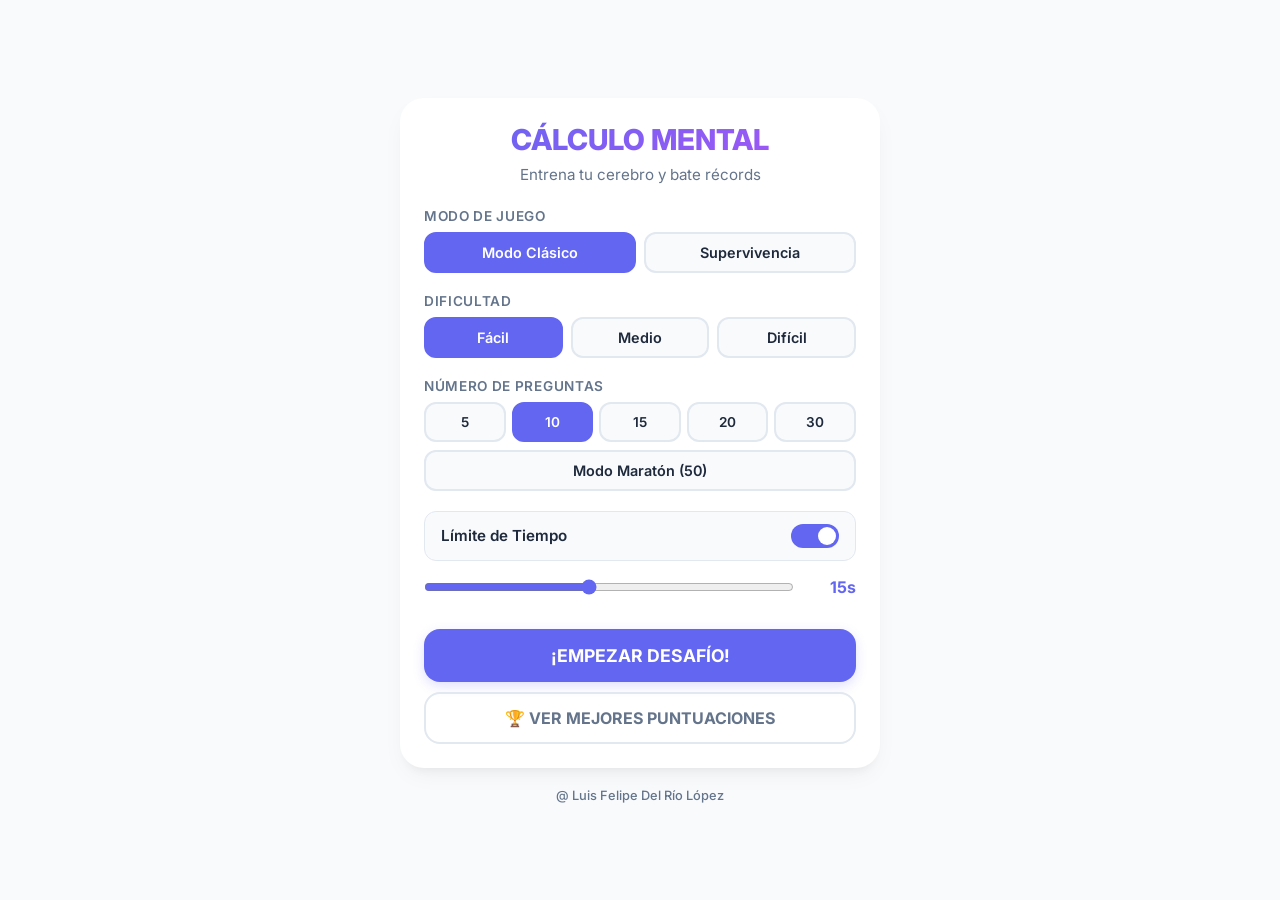
<file: bach/CÁLCULO MENTAL.html>
<!DOCTYPE html>
<html lang="es">
<head>
    <meta charset="UTF-8">
    <meta name="viewport" content="width=device-width, initial-scale=1.0, maximum-scale=1.0, user-scalable=no">
    <title>Desafío de Cálculo Mental - ALPHA 3</title>
    <!-- Fuente moderna e iconos minimalistas -->
    <link href="https://fonts.googleapis.com/css2?family=Inter:wght@400;500;600;700;800&display=swap" rel="stylesheet">
    <style>
        :root {
            --bg-color: #f8fafc;
            --card-bg: #ffffff;
            --primary: #6366f1;
            --primary-hover: #4f46e5;
            --success: #22c55e;
            --error: #ef4444;
            --text-main: #1e293b;
            --text-muted: #64748b;
            --border: #e2e8f0;
            --shadow: 0 10px 25px -5px rgba(0, 0, 0, 0.05), 0 8px 10px -6px rgba(0, 0, 0, 0.05);
            --keypad-bg: #f1f5f9;
            --keypad-btn-bg: #ffffff;
            --keypad-btn-active: #cbd5e1;
        }

        * {
            box-sizing: border-box;
            margin: 0;
            padding: 0;
            font-family: 'Inter', sans-serif;
            -webkit-tap-highlight-color: transparent;
        }

        body {
            background-color: var(--bg-color);
            color: var(--text-main);
            display: flex;
            flex-direction: column;
            justify-content: center;
            align-items: center;
            min-height: 100vh;
            padding: 16px;
            overflow-x: hidden;
        }

        /* Contenedor Principal */
        .container {
            width: 100%;
            max-width: 480px;
            background: var(--card-bg);
            border-radius: 24px;
            box-shadow: var(--shadow);
            padding: 24px;
            position: relative;
            overflow: hidden;
            transition: all 0.3s ease;
        }

        .screen {
            display: none;
            flex-direction: column;
            width: 100%;
            animation: fadeIn 0.3s ease-in-out;
        }

        .screen.active {
            display: flex;
        }

        @keyframes fadeIn {
            from { opacity: 0; transform: translateY(10px); }
            to { opacity: 1; transform: translateY(0); }
        }

        /* Títulos e Interfaz */
        h1 {
            font-size: 1.8rem;
            font-weight: 800;
            text-align: center;
            margin-bottom: 8px;
            background: linear-gradient(135deg, #6366f1, #a855f7);
            -webkit-background-clip: text;
            -webkit-text-fill-color: transparent;
        }

        .subtitle {
            font-size: 0.95rem;
            color: var(--text-muted);
            text-align: center;
            margin-bottom: 24px;
        }

        /* Configuración de Opciones */
        .config-group {
            margin-bottom: 20px;
        }

        .config-label {
            font-size: 0.85rem;
            font-weight: 600;
            text-transform: uppercase;
            letter-spacing: 0.05em;
            color: var(--text-muted);
            margin-bottom: 8px;
            display: block;
        }

        /* Selectores de píldora */
        .options-grid {
            display: grid;
            grid-template-columns: repeat(3, 1fr);
            gap: 8px;
        }

        .options-grid-5 {
            display: grid;
            grid-template-columns: repeat(5, 1fr);
            gap: 6px;
        }

        .options-grid-5 .btn-option {
            padding: 10px 2px;
            font-size: 0.85rem;
        }

        .btn-option {
            background-color: var(--bg-color);
            border: 2px solid var(--border);
            border-radius: 12px;
            padding: 10px;
            font-size: 0.9rem;
            font-weight: 600;
            color: var(--text-main);
            cursor: pointer;
            transition: all 0.2s;
        }

        .btn-option:hover {
            border-color: var(--primary);
        }

        .btn-option.selected {
            background-color: var(--primary);
            border-color: var(--primary);
            color: white;
        }

        /* Switch Deslizable */
        .switch-container {
            display: flex;
            align-items: center;
            justify-content: space-between;
            background-color: var(--bg-color);
            padding: 12px 16px;
            border-radius: 12px;
            border: 1px solid var(--border);
            margin-bottom: 16px;
        }

        .switch-label {
            font-weight: 600;
            font-size: 0.95rem;
        }

        .switch {
            position: relative;
            display: inline-block;
            width: 48px;
            height: 24px;
        }

        .switch input {
            opacity: 0;
            width: 0;
            height: 0;
        }

        .slider {
            position: absolute;
            cursor: pointer;
            top: 0; left: 0; right: 0; bottom: 0;
            background-color: #cbd5e1;
            transition: .3s;
            border-radius: 24px;
        }

        .slider:before {
            position: absolute;
            content: "";
            height: 18px; width: 18px;
            left: 3px; bottom: 3px;
            background-color: white;
            transition: .3s;
            border-radius: 50%;
        }

        input:checked + .slider {
            background-color: var(--primary);
        }

        input:checked + .slider:before {
            transform: translateX(24px);
        }

        /* Entrada de Tiempo */
        .time-input-container {
            display: none;
            align-items: center;
            gap: 12px;
            margin-top: 10px;
            animation: fadeIn 0.2s ease;
        }

        .time-input-container.active {
            display: flex;
        }

        .time-slider {
            flex-grow: 1;
            accent-color: var(--primary);
        }

        .time-val {
            font-weight: 700;
            color: var(--primary);
            min-width: 50px;
            text-align: right;
        }

        /* Botones de acción */
        .btn-primary {
            background-color: var(--primary);
            color: white;
            border: none;
            border-radius: 16px;
            padding: 16px;
            font-size: 1.1rem;
            font-weight: 700;
            cursor: pointer;
            width: 100%;
            margin-top: 12px;
            transition: all 0.2s;
            box-shadow: 0 4px 12px rgba(99, 102, 241, 0.2);
        }

        .btn-primary:hover {
            background-color: var(--primary-hover);
            transform: translateY(-2px);
        }

        .btn-secondary {
            background-color: transparent;
            color: var(--text-muted);
            border: 2px solid var(--border);
            border-radius: 16px;
            padding: 14px;
            font-size: 1rem;
            font-weight: 700;
            cursor: pointer;
            width: 100%;
            margin-top: 10px;
            transition: all 0.2s;
        }

        .btn-secondary:hover {
            border-color: var(--text-muted);
            background-color: var(--bg-color);
        }

        /* PANTALLA DE JUEGO */
        .game-header {
            display: flex;
            justify-content: space-between;
            align-items: center;
            margin-bottom: 20px;
        }

        .stat-badge {
            background: var(--bg-color);
            padding: 8px 14px;
            border-radius: 12px;
            font-size: 0.85rem;
            font-weight: 700;
            color: var(--text-muted);
            border: 1px solid var(--border);
        }

        .stat-badge span {
            color: var(--primary);
        }

        /* Barra de Tiempo */
        .timer-container {
            width: 100%;
            height: 6px;
            background-color: var(--border);
            border-radius: 3px;
            margin-bottom: 24px;
            overflow: hidden;
        }

        .timer-bar {
            height: 100%;
            width: 100%;
            background-color: var(--primary);
            transition: width 0.1s linear;
        }

        /* Área de la Operación */
        .operation-container {
            display: flex;
            flex-direction: column;
            align-items: center;
            justify-content: center;
            min-height: 120px;
            background: var(--bg-color);
            border-radius: 20px;
            border: 2px dashed var(--border);
            margin-bottom: 20px;
            position: relative;
            transition: all 0.2s;
        }

        .operation-text {
            font-size: 2.2rem;
            font-weight: 800;
            letter-spacing: -0.02em;
            color: var(--text-main);
            text-align: center;
            user-select: none;
        }

        .answer-display {
            font-size: 2rem;
            font-weight: 800;
            color: var(--primary);
            min-height: 40px;
            margin-top: 8px;
            border-bottom: 3px solid var(--primary);
            min-width: 80px;
            text-align: center;
            padding-bottom: 2px;
        }

        .answer-display:empty::before {
            content: "?";
            color: #cbd5e1;
        }

        /* Efectos visuales de Feedback */
        .operation-container.correct-flash {
            background-color: #f0fdf4;
            border-color: var(--success);
            animation: pop 0.3s ease;
        }

        .operation-container.correct-flash .answer-display {
            color: var(--success);
            border-color: var(--success);
        }

        .operation-container.wrong-flash {
            background-color: #fef2f2;
            border-color: var(--error);
            animation: shake 0.3s ease;
        }

        .operation-container.wrong-flash .answer-display {
            color: var(--error);
            border-color: var(--error);
        }

        @keyframes pop {
            0% { transform: scale(1); }
            50% { transform: scale(1.03); }
            100% { transform: scale(1); }
        }

        @keyframes shake {
            0%, 100% { transform: translateX(0); }
            20%, 60% { transform: translateX(-8px); }
            40%, 80% { transform: translateX(8px); }
        }

        /* Teclado Táctil */
        .keypad {
            display: grid;
            grid-template-columns: repeat(3, 1fr);
            gap: 10px;
            margin-top: auto;
        }

        .keypad-btn {
            background-color: var(--keypad-bg);
            border: none;
            border-radius: 16px;
            font-size: 1.5rem;
            font-weight: 700;
            color: var(--text-main);
            padding: 18px;
            cursor: pointer;
            user-select: none;
            touch-action: manipulation;
            transition: all 0.1s ease;
        }

        .keypad-btn:active {
            background-color: var(--keypad-btn-active);
            transform: scale(0.95);
        }

        .keypad-btn.action {
            background-color: #e2e8f0;
            color: var(--text-muted);
        }

        .keypad-btn.enter {
            background-color: var(--primary);
            color: white;
            grid-column: span 3;
            font-size: 1.2rem;
            padding: 16px;
            box-shadow: 0 4px 10px rgba(99, 102, 241, 0.15);
        }

        /* PANTALLA DE RESULTADOS */
        .results-card {
            background-color: var(--bg-color);
            border-radius: 20px;
            padding: 24px;
            margin-bottom: 20px;
            text-align: center;
        }

        .score-title {
            font-size: 0.85rem;
            font-weight: 700;
            text-transform: uppercase;
            letter-spacing: 0.05em;
            color: var(--text-muted);
            margin-bottom: 4px;
        }

        .score-value {
            font-size: 3.5rem;
            font-weight: 900;
            color: var(--primary);
            line-height: 1;
            margin-bottom: 20px;
        }

        .stats-grid {
            display: grid;
            grid-template-columns: repeat(3, 1fr);
            gap: 12px;
        }

        .result-stat {
            background: var(--card-bg);
            padding: 12px;
            border-radius: 12px;
            border: 1px solid var(--border);
        }

        .result-stat-val {
            font-size: 1.2rem;
            font-weight: 800;
            margin-bottom: 2px;
        }

        .result-stat-val.hits { color: var(--success); }
        .result-stat-val.misses { color: var(--error); }

        .result-stat-lbl {
            font-size: 0.75rem;
            color: var(--text-muted);
            font-weight: 600;
        }

        /* REGISTRO DE NOMBRE EN RESULTADOS */
        .save-container {
            background-color: var(--bg-color);
            border-radius: 16px;
            padding: 16px;
            margin-bottom: 16px;
            border: 1px dashed var(--border);
            text-align: center;
        }

        .name-input-group {
            display: flex;
            gap: 8px;
            margin-top: 10px;
        }

        .name-input {
            flex: 1;
            padding: 12px;
            border: 2px solid var(--border);
            border-radius: 12px;
            font-size: 0.95rem;
            font-weight: 600;
            outline: none;
            transition: border-color 0.2s;
            text-align: center;
        }

        .name-input:focus {
            border-color: var(--primary);
        }

        .btn-save {
            background-color: var(--success);
            color: white;
            border: none;
            border-radius: 12px;
            padding: 12px 20px;
            font-weight: 700;
            cursor: pointer;
            transition: background-color 0.2s;
        }

        .btn-save:hover {
            background-color: #16a34a;
        }

        .save-success {
            font-size: 0.95rem;
            font-weight: 700;
            color: var(--success);
            margin-bottom: 16px;
            text-align: center;
            background-color: #f0fdf4;
            padding: 12px;
            border-radius: 12px;
            border: 1px solid #bbf7d0;
            animation: fadeIn 0.3s ease;
        }

        /* TABS PARA FILTRAR RÉCORDS */
        .tabs-container {
            display: flex;
            gap: 8px;
            background-color: var(--bg-color);
            padding: 6px;
            border-radius: 14px;
            margin-bottom: 12px;
            border: 1px solid var(--border);
        }

        .tab-btn {
            flex: 1;
            padding: 10px;
            border: none;
            background: none;
            font-weight: 700;
            font-size: 0.85rem;
            color: var(--text-muted);
            cursor: pointer;
            border-radius: 10px;
            transition: all 0.2s;
        }

        .tab-btn.active {
            background-color: var(--card-bg);
            color: var(--primary);
            box-shadow: 0 4px 10px rgba(0, 0, 0, 0.05);
        }

        /* Sub-pestañas de preguntas */
        .subtabs-grid {
            display: grid;
            grid-template-columns: repeat(3, 1fr);
            gap: 6px;
            margin-bottom: 16px;
        }

        .subtabs-grid .btn-option {
            padding: 8px 4px;
            font-size: 0.8rem;
        }

        /* TABLA DE RÉCORDS */
        .records-table {
            width: 100%;
            border-collapse: collapse;
            margin-top: 10px;
            margin-bottom: 20px;
            font-size: 0.85rem;
        }

        .records-table th, .records-table td {
            padding: 12px 8px;
            text-align: left;
            border-bottom: 1px solid var(--border);
        }

        .records-table th {
            font-weight: 700;
            color: var(--text-muted);
            text-transform: uppercase;
            font-size: 0.7rem;
            letter-spacing: 0.05em;
        }

        .records-table tr:last-child td {
            border-bottom: none;
        }

        .no-records {
            text-align: center;
            color: var(--text-muted);
            font-size: 0.9rem;
            padding: 30px 10px;
            line-height: 1.4;
        }

        /* Gestión de eliminación de puntuaciones */
        .delete-actions {
            display: flex;
            justify-content: space-between;
            gap: 12px;
            margin-top: 16px;
            margin-bottom: 8px;
        }

        .btn-danger-link {
            color: var(--error);
            background: none;
            border: none;
            font-size: 0.8rem;
            font-weight: 600;
            cursor: pointer;
            text-decoration: underline;
            flex: 1;
            text-align: center;
            padding: 4px;
        }

        .btn-danger-link.global {
            color: #b91c1c;
            border-left: 1px solid var(--border);
        }

        /* Pie de página */
        footer {
            margin-top: 20px;
            font-size: 0.8rem;
            color: var(--text-muted);
            font-weight: 500;
            text-align: center;
            width: 100%;
        }
    </style>
</head>
<body>

    <div class="container">
        <!-- 1. PANTALLA DE MENÚ / CONFIGURACIÓN -->
        <div id="menu-screen" class="screen active">
            <h1>CÁLCULO MENTAL</h1>
            <p class="subtitle">Entrena tu cerebro y bate récords</p>

            <!-- Selector de Modo -->
            <div class="config-group">
                <span class="config-label">Modo de Juego</span>
                <div class="options-grid" style="grid-template-columns: repeat(2, 1fr);">
                    <button id="btn-mode-clasico" class="btn-option selected" onclick="setMode('clasico')">Modo Clásico</button>
                    <button id="btn-mode-survival" class="btn-option" onclick="setMode('survival')">Supervivencia</button>
                </div>
            </div>

            <!-- Ajustes Modo Clásico (Ocultable) -->
            <div id="clasico-settings">
                <div class="config-group">
                    <span class="config-label">Dificultad</span>
                    <div class="options-grid">
                        <button id="btn-diff-facil" class="btn-option selected" onclick="setDifficulty('facil')">Fácil</button>
                        <button id="btn-diff-medio" class="btn-option" onclick="setDifficulty('medio')">Medio</button>
                        <button id="btn-diff-dificil" class="btn-option" onclick="setDifficulty('dificil')">Difícil</button>
                    </div>
                </div>

                <div class="config-group">
                    <span class="config-label">Número de Preguntas</span>
                    <div class="options-grid-5">
                        <button id="btn-q-5" class="btn-option" onclick="setQuestions(5)">5</button>
                        <button id="btn-q-10" class="btn-option selected" onclick="setQuestions(10)">10</button>
                        <button id="btn-q-15" class="btn-option" onclick="setQuestions(15)">15</button>
                        <button id="btn-q-20" class="btn-option" onclick="setQuestions(20)">20</button>
                        <button id="btn-q-30" class="btn-option" onclick="setQuestions(30)">30</button>
                    </div>
                    <div class="options-grid" style="grid-template-columns: 1fr; margin-top: 8px;">
                        <button id="btn-q-50" class="btn-option" onclick="setQuestions(50)">Modo Maratón (50)</button>
                    </div>
                </div>
            </div>

            <!-- Ajustes Comunes (Temporizador) -->
            <div class="config-group">
                <div class="switch-container">
                    <span class="switch-label">Límite de Tiempo</span>
                    <label class="switch">
                        <input type="checkbox" id="timer-toggle" checked onchange="toggleTimerInput()">
                        <span class="slider"></span>
                    </label>
                </div>
                <div id="time-input-container" class="time-input-container active">
                    <input type="range" id="time-slider" class="time-slider" min="3" max="30" value="15" oninput="updateTimeValueLabel()">
                    <span id="time-val-lbl" class="time-val">15s</span>
                </div>
            </div>

            <button class="btn-primary" onclick="startGame()">¡EMPEZAR DESAFÍO!</button>
            <button class="btn-secondary" onclick="showRecordsScreen()">🏆 VER MEJORES PUNTUACIONES</button>
        </div>

        <!-- 2. PANTALLA DE JUEGO -->
        <div id="game-screen" class="screen">
            <div class="game-header">
                <div id="progress-badge" class="stat-badge">Pregunta: <span id="current-progress">1/10</span></div>
                <div id="score-badge" class="stat-badge">Puntos: <span id="current-score">0</span></div>
            </div>

            <!-- Barra temporizador -->
            <div id="timer-container" class="timer-container">
                <div id="timer-bar" class="timer-bar"></div>
            </div>

            <!-- Panel de Operación -->
            <div id="operation-panel" class="operation-container">
                <div id="operation-str" class="operation-text">---</div>
                <div id="answer-str" class="answer-display"></div>
            </div>

            <!-- Teclado Táctil Integrado -->
            <div class="keypad">
                <button class="keypad-btn" onclick="pressKey('7')">7</button>
                <button class="keypad-btn" onclick="pressKey('8')">8</button>
                <button class="keypad-btn" onclick="pressKey('9')">9</button>
                
                <button class="keypad-btn" onclick="pressKey('4')">4</button>
                <button class="keypad-btn" onclick="pressKey('5')">5</button>
                <button class="keypad-btn" onclick="pressKey('6')">6</button>
                
                <button class="keypad-btn" onclick="pressKey('1')">1</button>
                <button class="keypad-btn" onclick="pressKey('2')">2</button>
                <button class="keypad-btn" onclick="pressKey('3')">3</button>
                
                <button class="keypad-btn action" onclick="pressKey('-')">-</button>
                <button class="keypad-btn" onclick="pressKey('0')">0</button>
                <button class="keypad-btn action" onclick="pressKey('back')">⌫</button>
                
                <button class="keypad-btn enter" onclick="submitAnswer()">ENVIAR RESPUESTA</button>
            </div>
        </div>

        <!-- 3. PANTALLA DE RESULTADOS -->
        <div id="results-screen" class="screen">
            <h1>Desafío Completado</h1>
            <p id="results-motivation" class="subtitle">¡Buen trabajo mental!</p>

            <div class="results-card">
                <p class="score-title">Puntuación Final</p>
                <p id="res-score" class="score-value">0</p>

                <div class="stats-grid">
                    <div class="result-stat">
                        <p id="res-hits" class="result-stat-val hits">0</p>
                        <p class="result-stat-lbl">Aciertos</p>
                    </div>
                    <div class="result-stat">
                        <p id="res-misses" class="result-stat-val misses">0</p>
                        <p class="result-stat-lbl">Fallos</p>
                    </div>
                    <div class="result-stat">
                        <p id="res-time" class="result-stat-val">0s</p>
                        <p class="result-stat-lbl">Tiempo total</p>
                    </div>
                </div>
            </div>

            <!-- Panel de registro de Nombre interactivo -->
            <div id="save-score-container" class="save-container">
                <p style="font-size: 0.9rem; color: var(--text-muted); font-weight: 600;">¡Registra tu hazaña!</p>
                <div class="name-input-group">
                    <input type="text" id="player-name" class="name-input" placeholder="Tu Nombre" maxlength="10" onkeypress="if(event.key === 'Enter') triggerSaveScore()">
                    <button class="btn-save" onclick="triggerSaveScore()">Guardar</button>
                </div>
            </div>
            <div id="save-success-msg" class="save-success" style="display: none;"></div>

            <button class="btn-primary" onclick="showMenu()">VOLVER AL MENÚ</button>
        </div>

        <!-- 4. PANTALLA DE TABLA DE RÉCORDS -->
        <div id="records-screen" class="screen">
            <h1>MÁXIMOS RÉCORDS</h1>
            <p class="subtitle">Las mejores marcas registradas</p>

            <!-- Selector de pestañas por modo -->
            <div class="tabs-container">
                <button id="tab-clasico" class="tab-btn active" onclick="switchRecordsTab('clasico')">Modo Clásico</button>
                <button id="tab-survival" class="tab-btn" onclick="switchRecordsTab('survival')">Supervivencia</button>
            </div>

            <!-- Sub-selector por número de preguntas (Solo para Clásico) -->
            <div id="subtabs-container" class="subtabs-grid">
                <button id="btn-sub-5" class="btn-option" onclick="setSubFilter(5)">5 preg.</button>
                <button id="btn-sub-10" class="btn-option" onclick="setSubFilter(10)">10 preg.</button>
                <button id="btn-sub-15" class="btn-option" onclick="setSubFilter(15)">15 preg.</button>
                <button id="btn-sub-20" class="btn-option" onclick="setSubFilter(20)">20 preg.</button>
                <button id="btn-sub-30" class="btn-option" onclick="setSubFilter(30)">30 preg.</button>
                <button id="btn-sub-50" class="btn-option" onclick="setSubFilter(50)">50 preg.</button>
            </div>

            <div id="records-container">
                <!-- Se inyecta dinámicamente con JS -->
            </div>

            <button class="btn-primary" onclick="showMenu()">VOLVER AL MENÚ</button>
            
            <!-- Acciones de Eliminación Divididas -->
            <div class="delete-actions">
                <button id="btn-clear-section" class="btn-danger-link" onclick="clearSectionRecords()">Eliminar esta sección</button>
                <button id="btn-clear-global" class="btn-danger-link global" onclick="clearAllRecords()">Eliminar global</button>
            </div>
        </div>
    </div>

    <!-- Pie de página -->
    <footer>
        @ Luis Felipe Del Río López
    </footer>

    <!-- AUDIO Y JUEGO JAVASCRIPT -->
    <script>
        // --- MOTOR DE SONIDO (Web Audio API) ---
        let audioCtx = null;

        function initAudio() {
            if (!audioCtx) {
                audioCtx = new (window.AudioContext || window.webkitAudioContext)();
            }
            if (audioCtx.state === 'suspended') {
                audioCtx.resume();
            }
        }

        function playSound(type) {
            try {
                initAudio();
                const ctx = audioCtx;
                const osc = ctx.createOscillator();
                const gainNode = ctx.createGain();
                osc.connect(gainNode);
                gainNode.connect(ctx.destination);

                const now = ctx.currentTime;

                if (type === 'correct') {
                    osc.type = 'sine';
                    osc.frequency.setValueAtTime(523.25, now);
                    osc.frequency.setValueAtTime(659.25, now + 0.08);
                    gainNode.gain.setValueAtTime(0.08, now);
                    gainNode.gain.exponentialRampToValueAtTime(0.001, now + 0.35);
                    osc.start(now);
                    osc.stop(now + 0.35);
                } else if (type === 'wrong') {
                    osc.type = 'triangle';
                    osc.frequency.setValueAtTime(180, now);
                    osc.frequency.linearRampToValueAtTime(100, now + 0.25);
                    gainNode.gain.setValueAtTime(0.15, now);
                    gainNode.gain.exponentialRampToValueAtTime(0.001, now + 0.3);
                    osc.start(now);
                    osc.stop(now + 0.3);
                } else if (type === 'tick') {
                    osc.type = 'sine';
                    osc.frequency.setValueAtTime(880, now);
                    gainNode.gain.setValueAtTime(0.03, now);
                    gainNode.gain.exponentialRampToValueAtTime(0.001, now + 0.05);
                    osc.start(now);
                    osc.stop(now + 0.05);
                }
            } catch (e) {
                console.warn("Audio desactivado", e);
            }
        }

        // --- ESTADO GLOBAL DEL JUEGO ---
        let config = {
            mode: 'clasico',
            difficulty: 'facil',
            questionsCount: 10,
            useTimer: true,
            timePerQuestion: 15
        };

        let gameState = {
            currentQuestion: 0,
            score: 0,
            hits: 0,
            misses: 0,
            correctAnswer: 0,
            userInput: "",
            gameStartTime: 0,
            questionStartTime: 0,
            timerInterval: null,
            timerRemainingMs: 0,
            survivalStreak: 0,
            scoreSaved: false
        };

        // Estado del sistema de récords
        let activeRecordsTab = 'clasico';
        let activeQuestionsFilter = 10; // Filtro de preguntas por defecto en menú de récords

        // --- MANEJO DE INTERFAZ DEL MENÚ ---
        function setMode(mode) {
            config.mode = mode;
            document.getElementById('btn-mode-clasico').classList.toggle('selected', mode === 'clasico');
            document.getElementById('btn-mode-survival').classList.toggle('selected', mode === 'survival');
            document.getElementById('clasico-settings').style.display = (mode === 'survival') ? 'none' : 'block';
        }

        function setDifficulty(diff) {
            config.difficulty = diff;
            ['facil', 'medio', 'dificil'].forEach(d => {
                document.getElementById(`btn-diff-${d}`).classList.toggle('selected', d === diff);
            });
        }

        function setQuestions(count) {
            config.questionsCount = count;
            [5, 10, 15, 20, 30, 50].forEach(q => {
                document.getElementById(`btn-q-${q}`).classList.toggle('selected', q === count);
            });
        }

        function toggleTimerInput() {
            config.useTimer = document.getElementById('timer-toggle').checked;
            document.getElementById('time-input-container').classList.toggle('active', config.useTimer);
        }

        function updateTimeValueLabel() {
            config.timePerQuestion = parseInt(document.getElementById('time-slider').value);
            document.getElementById('time-val-lbl').textContent = `${config.timePerQuestion}s`;
        }

        // --- GENERADOR DE OPERACIONES ---
        function getRandomInt(min, max) {
            return Math.floor(Math.random() * (max - min + 1)) + min;
        }

        function generateMathProblem(difficulty) {
            let expr = "";
            let val = 0;

            if (difficulty === 'facil') {
                const ops = ['+', '-', '*', '/'];
                const op = ops[Math.floor(Math.random() * ops.length)];
                
                if (op === '+') {
                    let a = getRandomInt(1, 29);
                    let b = getRandomInt(1, 30 - a);
                    val = a + b;
                    expr = `${a} + ${b}`;
                } else if (op === '-') {
                    let a = getRandomInt(2, 30);
                    let b = getRandomInt(1, a - 1);
                    val = a - b;
                    expr = `${a} - ${b}`;
                } else if (op === '*') {
                    const tables = [2, 3, 4, 5, 10];
                    let a = tables[Math.floor(Math.random() * tables.length)];
                    let b = getRandomInt(1, 10);
                    val = a * b;
                    expr = `${a} × ${b}`;
                } else {
                    const tables = [2, 3, 4, 5, 10];
                    let b = tables[Math.floor(Math.random() * tables.length)];
                    val = getRandomInt(1, 10);
                    let a = val * b;
                    expr = `${a} ÷ ${b}`;
                }
            } 
            else if (difficulty === 'medio') {
                const template = getRandomInt(0, 5);
                let a, b, c;

                switch(template) {
                    case 0:
                        c = getRandomInt(2, 10);
                        a = getRandomInt(1, 6);
                        b = getRandomInt(1, 6);
                        val = (a + b) * c;
                        expr = `(${a} + ${b}) × ${c}`;
                        break;
                    case 1:
                        c = getRandomInt(2, 10);
                        a = getRandomInt(5, 12);
                        b = getRandomInt(1, a - 1);
                        val = (a - b) * c;
                        expr = `(${a} - ${b}) × ${c}`;
                        break;
                    case 2:
                        a = getRandomInt(2, 9);
                        b = getRandomInt(2, 9);
                        c = getRandomInt(1, 30);
                        val = a * b + c;
                        expr = `${a} × ${b} + ${c}`;
                        break;
                    case 3:
                        a = getRandomInt(2, 9);
                        b = getRandomInt(2, 9);
                        c = getRandomInt(1, a * b - 1);
                        val = a * b - c;
                        expr = `${a} × ${b} - ${c}`;
                        break;
                    case 4:
                        c = getRandomInt(2, 10);
                        val = getRandomInt(2, 10);
                        let sum = val * c;
                        a = getRandomInt(1, sum - 1);
                        b = sum - a;
                        expr = `(${a} + ${b}) ÷ ${c}`;
                        break;
                    default:
                        a = getRandomInt(10, 80);
                        b = getRandomInt(10, 80);
                        c = getRandomInt(5, a + b - 10);
                        val = a + b - c;
                        expr = `${a} + ${b} - ${c}`;
                        break;
                }
            } 
            else if (difficulty === 'dificil') {
                const template = getRandomInt(0, 4);
                let a, b, c, d;

                switch(template) {
                    case 0:
                        a = getRandomInt(5, 20);
                        b = getRandomInt(5, 20);
                        c = getRandomInt(6, 15);
                        d = getRandomInt(1, c - 2);
                        val = (a + b) * (c - d);
                        expr = `(${a} + ${b}) × (${c} - ${d})`;
                        break;
                    case 1:
                        b = getRandomInt(3, 12);
                        c = getRandomInt(2, 9);
                        a = getRandomInt(b * c, b * c + 80);
                        d = getRandomInt(10, 50);
                        val = a - (b * c) + d;
                        expr = `${a} - (${b} × ${c}) + ${d}`;
                        break;
                    case 2:
                        a = getRandomInt(4, 12);
                        b = getRandomInt(3, 9);
                        c = getRandomInt(3, 8);
                        d = getRandomInt(2, 6);
                        val = (a * b) - (c * d);
                        expr = `${a} × ${b} - ${c} × ${d}`;
                        break;
                    case 3:
                        a = getRandomInt(2, 10);
                        b = getRandomInt(2, 10);
                        c = getRandomInt(6, 18);
                        let product = (a + b) * c;
                        d = getRandomInt(1, product - 5);
                        val = product - d;
                        expr = `(${a} + ${b}) × ${c} - ${d}`;
                        break;
                    default:
                        let divisor = getRandomInt(3, 14);
                        b = getRandomInt(1, divisor - 1);
                        c = divisor - b;
                        val = getRandomInt(3, 15);
                        a = val * divisor;
                        d = getRandomInt(20, 100);
                        val = val + d;
                        expr = `${a} ÷ (${b} + ${c}) + ${d}`;
                        break;
                }
            }

            return { expr, val };
        }

        // --- SISTEMA DEL JUEGO ---
        function startGame() {
            initAudio();

            gameState.currentQuestion = 1;
            gameState.score = 0;
            gameState.hits = 0;
            gameState.misses = 0;
            gameState.userInput = "";
            gameState.survivalStreak = 0;
            gameState.scoreSaved = false;
            gameState.gameStartTime = Date.now();

            document.getElementById('menu-screen').classList.remove('active');
            document.getElementById('game-screen').classList.add('active');

            nextQuestion();
        }

        function nextQuestion() {
            gameState.userInput = "";
            document.getElementById('answer-str').textContent = "";
            
            let activeDiff = config.difficulty;
            if (config.mode === 'survival') {
                if (gameState.survivalStreak < 4) activeDiff = 'facil';
                else if (gameState.survivalStreak < 9) activeDiff = 'medio';
                else activeDiff = 'dificil';

                document.getElementById('progress-badge').innerHTML = `Racha 🔥: <span>${gameState.survivalStreak}</span>`;
            } else {
                document.getElementById('progress-badge').innerHTML = `Pregunta: <span>${gameState.currentQuestion}/${config.questionsCount}</span>`;
            }

            document.getElementById('current-score').textContent = gameState.score;

            const problem = generateMathProblem(activeDiff);
            gameState.correctAnswer = problem.val;
            document.getElementById('operation-str').textContent = problem.expr;

            const opPanel = document.getElementById('operation-panel');
            opPanel.className = 'operation-container';

            if (config.useTimer) {
                document.getElementById('timer-container').style.display = 'block';
                startTimer();
            } else {
                document.getElementById('timer-container').style.display = 'none';
            }
        }

        function startTimer() {
            clearInterval(gameState.timerInterval);
            const totalMs = config.timePerQuestion * 1000;
            gameState.timerRemainingMs = totalMs;
            const tickRate = 100;
            updateTimerBar(100);

            gameState.timerInterval = setInterval(() => {
                gameState.timerRemainingMs -= tickRate;
                if (gameState.timerRemainingMs <= 3000 && gameState.timerRemainingMs > 0 && gameState.timerRemainingMs % 1000 === 0) {
                    playSound('tick');
                }
                if (gameState.timerRemainingMs <= 0) {
                    clearInterval(gameState.timerInterval);
                    handleTimeout();
                } else {
                    updateTimerBar(gameState.timerRemainingMs / totalMs);
                }
            }, tickRate);
        }

        function updateTimerBar(ratio) {
            const bar = document.getElementById('timer-bar');
            bar.style.width = `${ratio * 100}%`;
            bar.style.backgroundColor = ratio < 0.3 ? 'var(--error)' : 'var(--primary)';
        }

        function handleTimeout() {
            playSound('wrong');
            gameState.misses++;
            const opPanel = document.getElementById('operation-panel');
            opPanel.classList.add('wrong-flash');
            document.getElementById('answer-str').textContent = `Era ${gameState.correctAnswer}`;

            setTimeout(() => {
                if (config.mode === 'survival') endGame();
                else goToNextOrEnd();
            }, 1500);
        }

        function pressKey(key) {
            initAudio();
            if (key === 'back') {
                gameState.userInput = gameState.userInput.slice(0, -1);
            } else if (key === '-') {
                if (gameState.userInput === "") gameState.userInput = "-";
                else if (gameState.userInput === "-") gameState.userInput = "";
            } else {
                if (gameState.userInput.replace("-", "").length < 5) {
                    gameState.userInput += key;
                }
            }
            document.getElementById('answer-str').textContent = gameState.userInput;
        }

        function submitAnswer() {
            if (gameState.userInput === "" || gameState.userInput === "-") return;
            
            clearInterval(gameState.timerInterval);
            const userVal = parseInt(gameState.userInput);
            const isCorrect = (userVal === gameState.correctAnswer);
            const opPanel = document.getElementById('operation-panel');

            if (isCorrect) {
                playSound('correct');
                gameState.hits++;
                gameState.survivalStreak++;
                
                let basePoints = 100;
                if (config.difficulty === 'medio') basePoints = 250;
                if (config.difficulty === 'dificil') basePoints = 500;
                if (config.mode === 'survival') basePoints = 100 + (gameState.survivalStreak * 25);

                let speedBonus = 0;
                if (config.useTimer) {
                    const ratio = gameState.timerRemainingMs / (config.timePerQuestion * 1000);
                    speedBonus = Math.round(basePoints * ratio * 0.5);
                }

                gameState.score += (basePoints + speedBonus);
                opPanel.classList.add('correct-flash');

                setTimeout(() => { goToNextOrEnd(); }, 800);
            } else {
                playSound('wrong');
                gameState.misses++;
                gameState.survivalStreak = 0;
                opPanel.classList.add('wrong-flash');
                document.getElementById('answer-str').textContent = `Era ${gameState.correctAnswer}`;

                setTimeout(() => {
                    if (config.mode === 'survival') endGame();
                    else goToNextOrEnd();
                }, 1500);
            }
        }

        function goToNextOrEnd() {
            if (config.mode === 'survival') {
                nextQuestion();
            } else {
                if (gameState.currentQuestion < config.questionsCount) {
                    gameState.currentQuestion++;
                    nextQuestion();
                } else {
                    endGame();
                }
            }
        }

        // --- SISTEMA DE ALMACENAMIENTO Y REGISTRO DE RÉCORDS ---
        function saveScoreToRecords(playerName) {
            const formattedName = playerName.trim() || 'Jugador';
            
            const newRecord = {
                name: formattedName,
                modeType: config.mode, // 'clasico' o 'survival'
                difficulty: config.difficulty.charAt(0).toUpperCase() + config.difficulty.slice(1), 
                score: gameState.score,
                hits: gameState.hits,
                total: config.mode === 'survival' ? (gameState.hits + gameState.misses) : config.questionsCount,
                questionsCount: config.mode === 'survival' ? null : config.questionsCount // Añadido para filtrado robusto en V3
            };

            let records = JSON.parse(localStorage.getItem('math_game_records') || '[]');
            records.push(newRecord);
            localStorage.setItem('math_game_records', JSON.stringify(records));
        }

        // Cambio de pestaña (Modo de Juego) en pantalla de récords
        function switchRecordsTab(tab) {
            activeRecordsTab = tab;
            document.getElementById('tab-clasico').classList.toggle('active', tab === 'clasico');
            document.getElementById('tab-survival').classList.toggle('active', tab === 'survival');
            
            const subtabs = document.getElementById('subtabs-container');
            if (tab === 'clasico') {
                subtabs.style.display = 'grid';
                updateSubFilterUI();
            } else {
                subtabs.style.display = 'none';
            }

            renderRecordsTable();
        }

        // Cambio de sub-pestaña (Número de preguntas para Clásico)
        function setSubFilter(num) {
            activeQuestionsFilter = num;
            updateSubFilterUI();
            renderRecordsTable();
        }

        // Renderiza visualmente la selección en las subpestañas
        function updateSubFilterUI() {
            [5, 10, 15, 20, 30, 50].forEach(num => {
                const btn = document.getElementById(`btn-sub-${num}`);
                if (btn) {
                    btn.classList.toggle('selected', num === activeQuestionsFilter);
                }
            });
        }

        // Renderizado dinámico de la tabla basada en filtros activos
        function renderRecordsTable() {
            const container = document.getElementById('records-container');
            let records = JSON.parse(localStorage.getItem('math_game_records') || '[]');

            // Filtrar records de acuerdo a la pestaña y número de preguntas seleccionado
            let filtered = records.filter(rec => {
                if (rec.modeType !== activeRecordsTab) return false;
                
                // Si es modo clásico, comprobar número de preguntas
                if (activeRecordsTab === 'clasico') {
                    // Soporte retrocompatible: Si 'questionsCount' no existe, usar 'total'
                    let qCount = rec.questionsCount !== undefined ? rec.questionsCount : rec.total;
                    return qCount === activeQuestionsFilter;
                }
                return true;
            });

            // Ordenar de mayor a menor puntuación y capturar el Top 5
            filtered.sort((a, b) => b.score - a.score);
            filtered = filtered.slice(0, 5);

            if (filtered.length === 0) {
                let sectionName = activeRecordsTab === 'clasico' ? `Clásico (${activeQuestionsFilter} preguntas)` : 'Supervivencia';
                container.innerHTML = `
                    <div class="no-records">
                        No hay marcas para la sección:<br><strong>${sectionName}</strong>.<br>¡Juega una partida para inaugurar la tabla!
                    </div>`;
                return;
            }

            let html = `
                <table class="records-table">
                    <thead>
                        <tr>
                            <th style="width:15%">Pos</th>
                            <th style="width:40%">Nombre</th>
                            <th style="width:25%">${activeRecordsTab === 'clasico' ? 'Dificultad' : 'Aciertos'}</th>
                            <th style="width:20%">Puntos</th>
                        </tr>
                    </thead>
                    <tbody>
            `;

            filtered.forEach((rec, index) => {
                let medal = index === 0 ? '🥇' : index === 1 ? '🥈' : index === 2 ? '🥉' : `${index + 1}.º`;
                let detail = activeRecordsTab === 'clasico' ? rec.difficulty : `🔥 ${rec.hits}`;
                let nameSafe = rec.name.length > 10 ? rec.name.slice(0, 9) + '..' : rec.name;

                html += `
                    <tr>
                        <td><strong>${medal}</strong></td>
                        <td><strong>${nameSafe}</strong></td>
                        <td>${detail}</td>
                        <td><strong style="color:var(--primary)">${rec.score}</strong></td>
                    </tr>
                `;
            });

            html += `</tbody></table>`;
            container.innerHTML = html;
        }

        // ELIMINACIÓN DE REGISTROS (Sección vs Global)
        function clearSectionRecords() {
            let records = JSON.parse(localStorage.getItem('math_game_records') || '[]');
            let sectionName = activeRecordsTab === 'clasico' 
                ? `Modo Clásico (${activeQuestionsFilter} preguntas)` 
                : 'Modo Supervivencia';
            
            if (confirm(`¿Estás seguro de que deseas eliminar ÚNICAMENTE las puntuaciones de la sección actual:

"${sectionName}"?`)) {
                let remaining = records.filter(rec => {
                    // Mantener en el array todo lo que NO sea de la categoría seleccionada
                    if (rec.modeType === activeRecordsTab) {
                        if (activeRecordsTab === 'clasico') {
                            let qCount = rec.questionsCount !== undefined ? rec.questionsCount : rec.total;
                            return qCount !== activeQuestionsFilter;
                        }
                        return false; // Al ser supervivencia, eliminar todo registro de supervivencia
                    }
                    return true;
                });
                
                localStorage.setItem('math_game_records', JSON.stringify(remaining));
                renderRecordsTable();
            }
        }

        function clearAllRecords() {
            if (confirm("🚨 ATENCIÓN: ¿Estás seguro de que quieres eliminar COMPLETAMENTE todo el historial de puntuaciones (GLOBAL) del dispositivo?")) {
                localStorage.removeItem('math_game_records');
                renderRecordsTable();
            }
        }

        // --- GESTIÓN DE PANTALLA FINAL ---
        function triggerSaveScore() {
            const input = document.getElementById('player-name');
            const name = input.value.trim() || 'Jugador';
            
            saveScoreToRecords(name);
            gameState.scoreSaved = true;

            document.getElementById('save-score-container').style.display = 'none';
            const successMsg = document.getElementById('save-success-msg');
            successMsg.textContent = `¡Registrado con éxito como ${name}!`;
            successMsg.style.display = 'block';
        }

        function endGame() {
            clearInterval(gameState.timerInterval);
            gameState.scoreSaved = false;

            document.getElementById('game-screen').classList.remove('active');
            document.getElementById('results-screen').classList.add('active');

            // Resetear y modular el panel de guardado de datos
            document.getElementById('player-name').value = '';
            
            if (gameState.score > 0) {
                document.getElementById('save-score-container').style.display = 'block';
                document.getElementById('save-success-msg').style.display = 'none';
            } else {
                document.getElementById('save-score-container').style.display = 'none';
                document.getElementById('save-success-msg').innerHTML = `<span style="color:var(--text-muted)">Anota puntos para registrar un récord</span>`;
                document.getElementById('save-success-msg').style.display = 'block';
                gameState.scoreSaved = true; // Desactivar auto-save para partidas sin puntuación
            }

            const timeElapsed = Math.round((Date.now() - gameState.gameStartTime) / 1000);
            document.getElementById('res-score').textContent = gameState.score;
            document.getElementById('res-hits').textContent = gameState.hits;
            document.getElementById('res-misses').textContent = gameState.misses;
            document.getElementById('res-time').textContent = `${timeElapsed}s`;

            const motivation = document.getElementById('results-motivation');
            if (config.mode === 'survival') {
                motivation.textContent = `¡Sobreviviste a ${gameState.hits} operaciones combinadas!`;
            } else {
                const ratio = gameState.hits / (gameState.hits + gameState.misses);
                if (ratio === 1) motivation.textContent = "🏆 ¡Perfecto! Mente brillante y sin errores.";
                else if (ratio >= 0.8) motivation.textContent = "⚡ ¡Impresionante velocidad y precisión!";
                else if (ratio >= 0.5) motivation.textContent = "👍 ¡Buen esfuerzo! Sigue entrenando para mejorar.";
                else motivation.textContent = "💪 ¡No te rindas! La práctica hace al maestro.";
            }
        }

        function showMenu() {
            // Salvaguarda: Si el usuario pulsa salir y no ha guardado manualmente, autoguardar con "Jugador"
            if (!gameState.scoreSaved && gameState.score > 0) {
                saveScoreToRecords('Jugador');
            }
            document.getElementById('results-screen').classList.remove('active');
            document.getElementById('records-screen').classList.remove('active');
            document.getElementById('menu-screen').classList.add('active');
        }

        function showRecordsScreen() {
            document.getElementById('menu-screen').classList.remove('active');
            document.getElementById('records-screen').classList.add('active');
            switchRecordsTab('clasico'); // Empezar por defecto en el clásico
        }
    </script>
</body>
</html>
</file>
